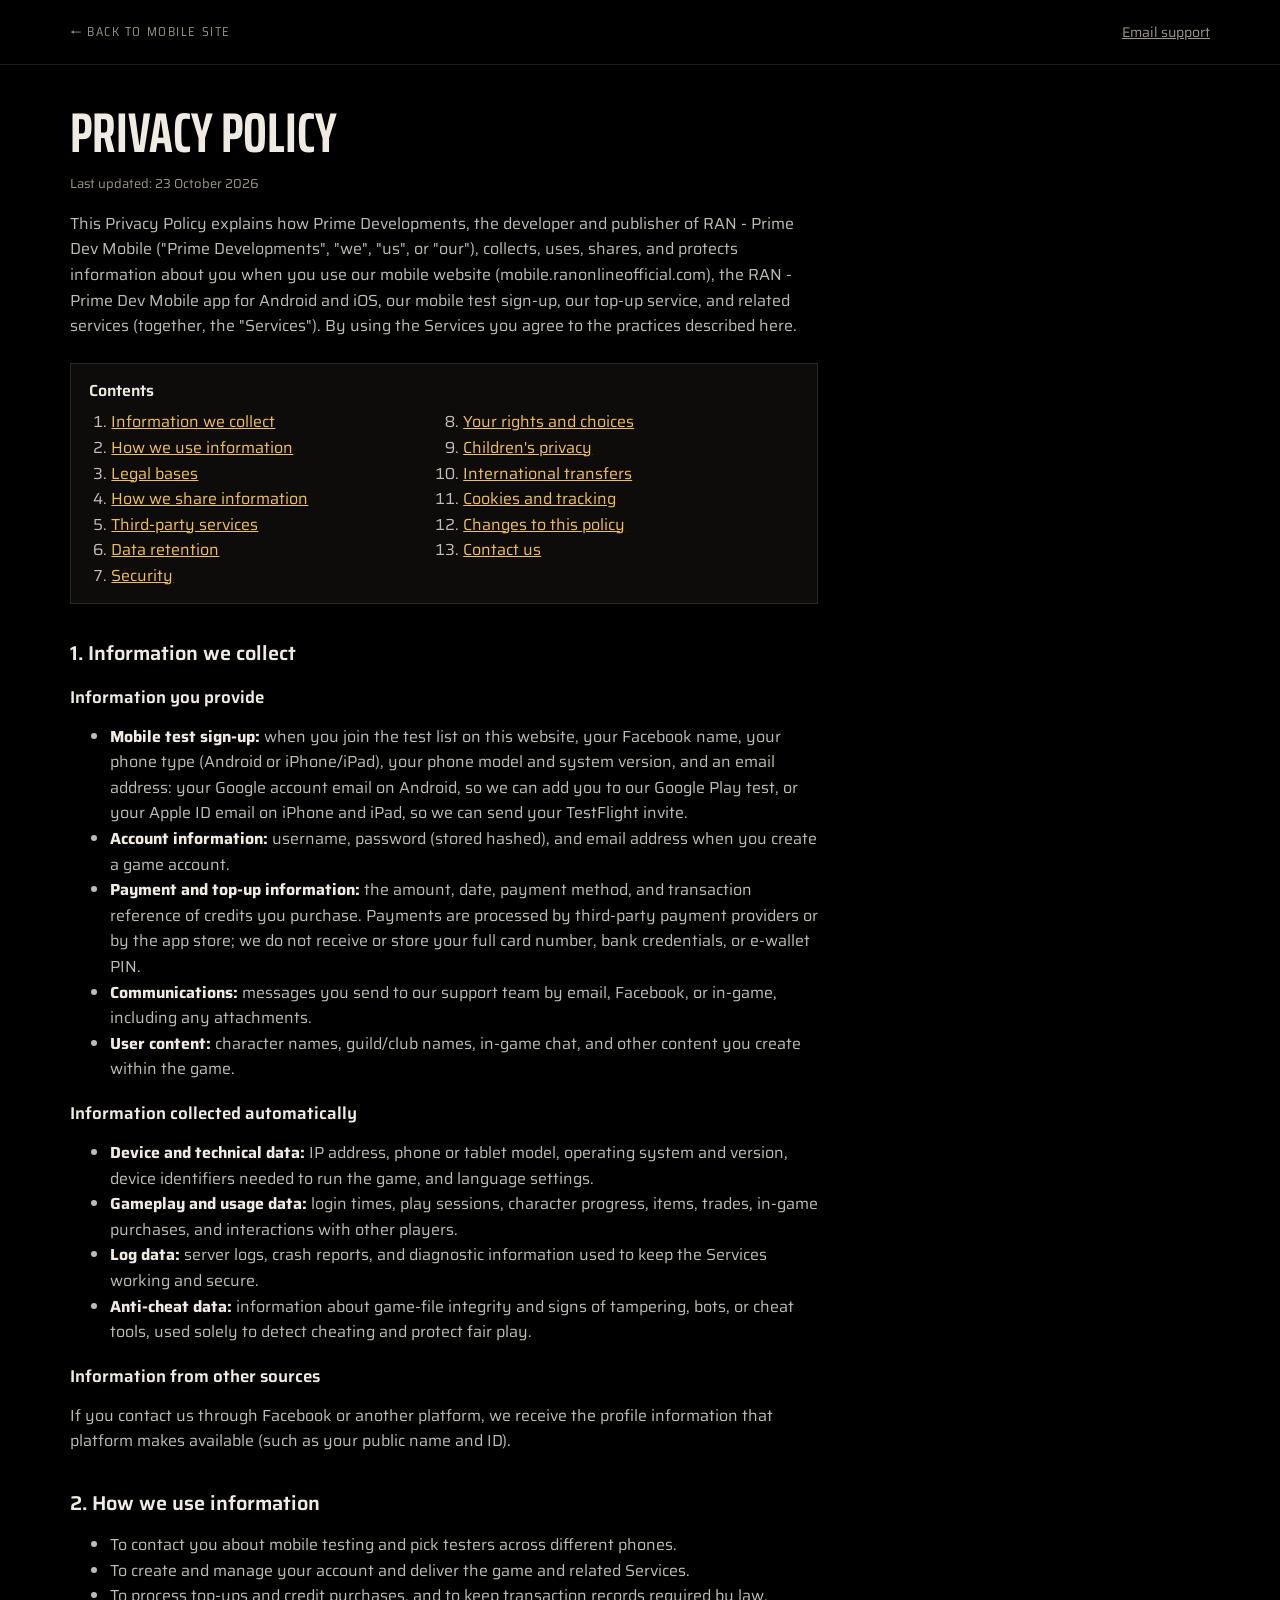
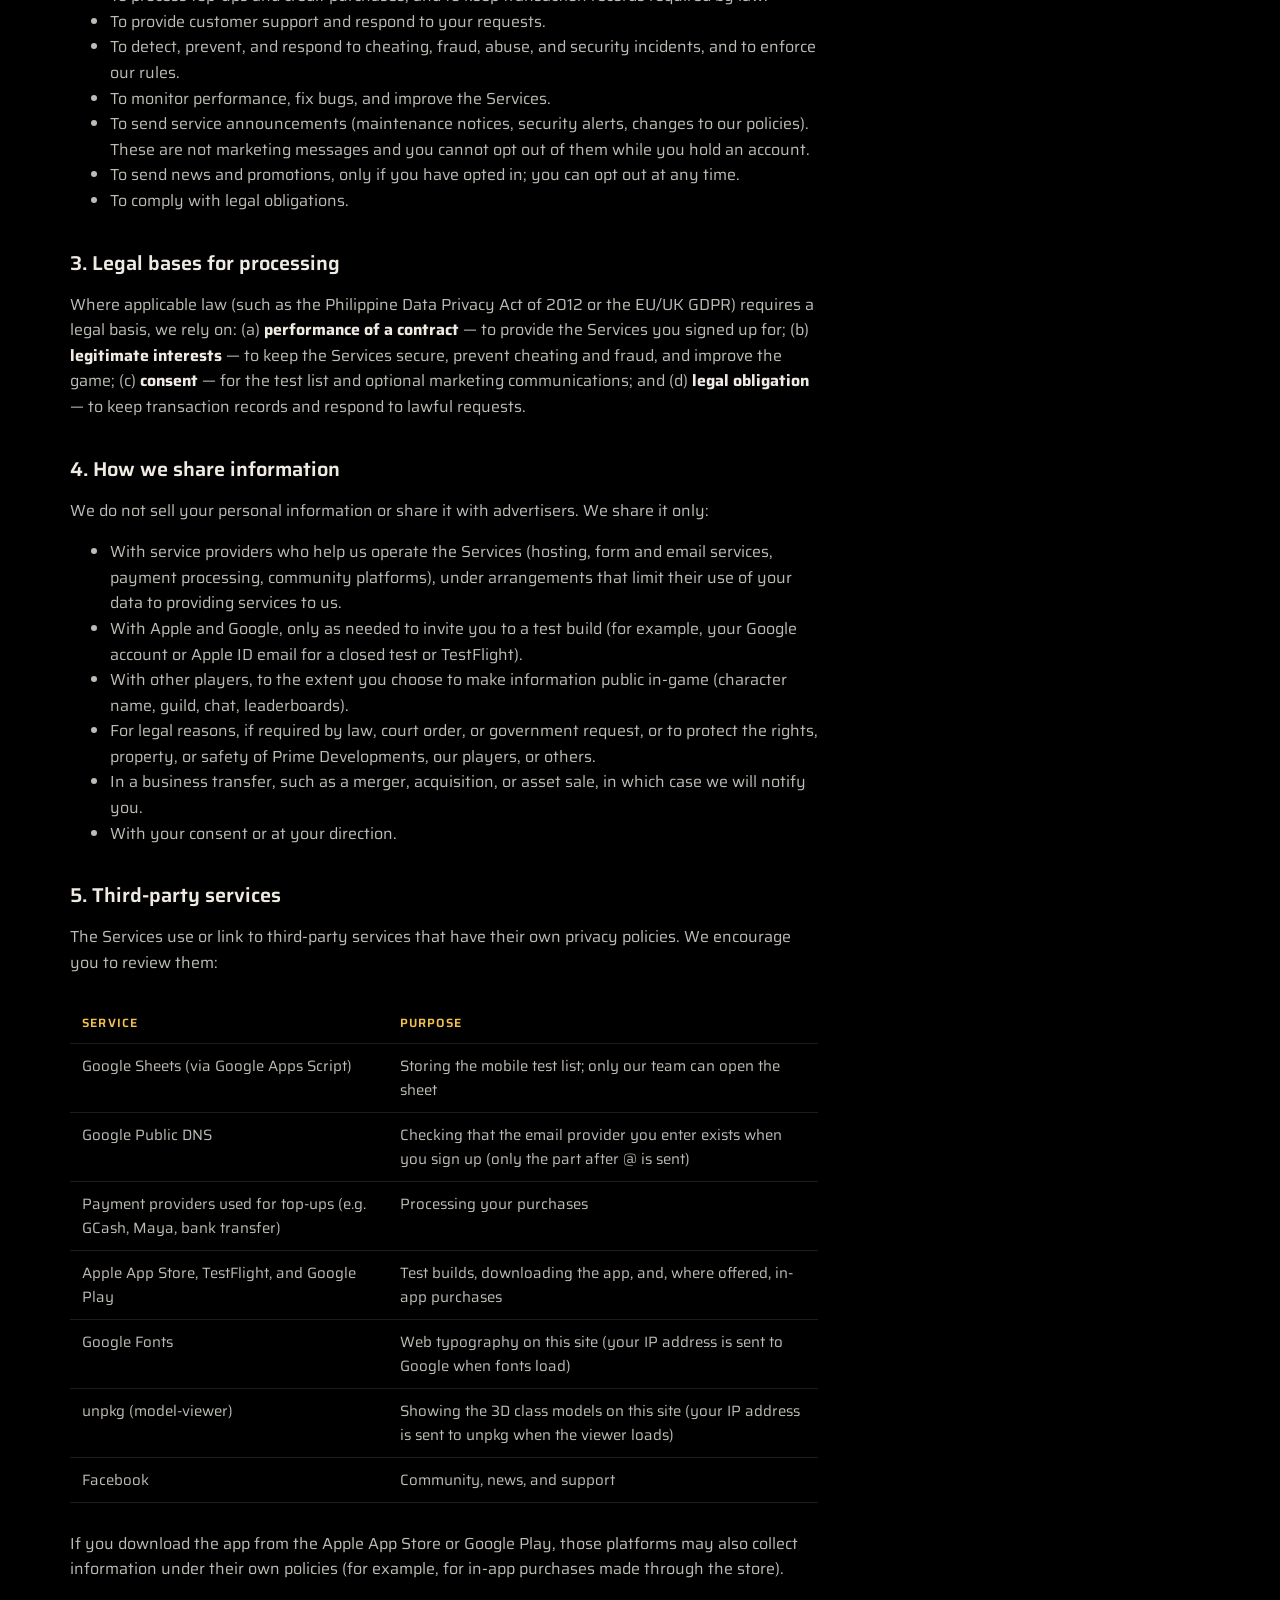
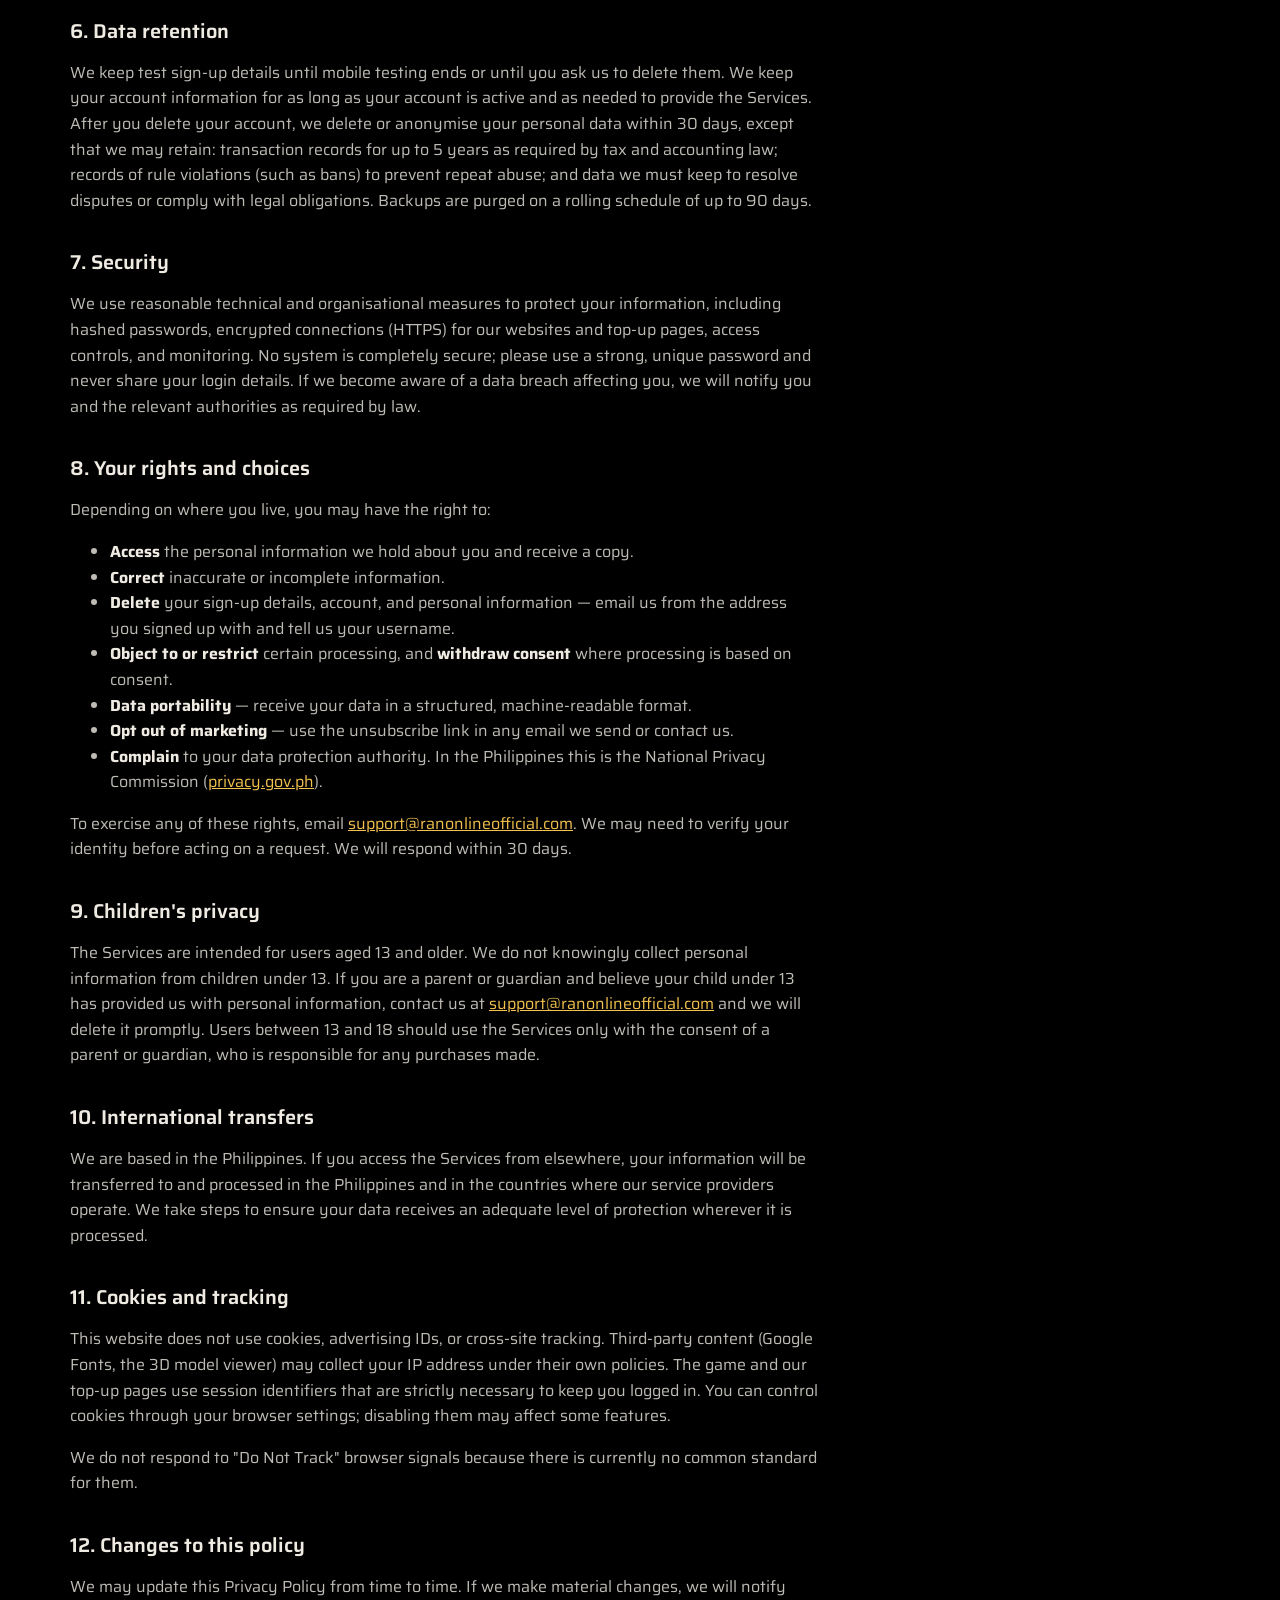
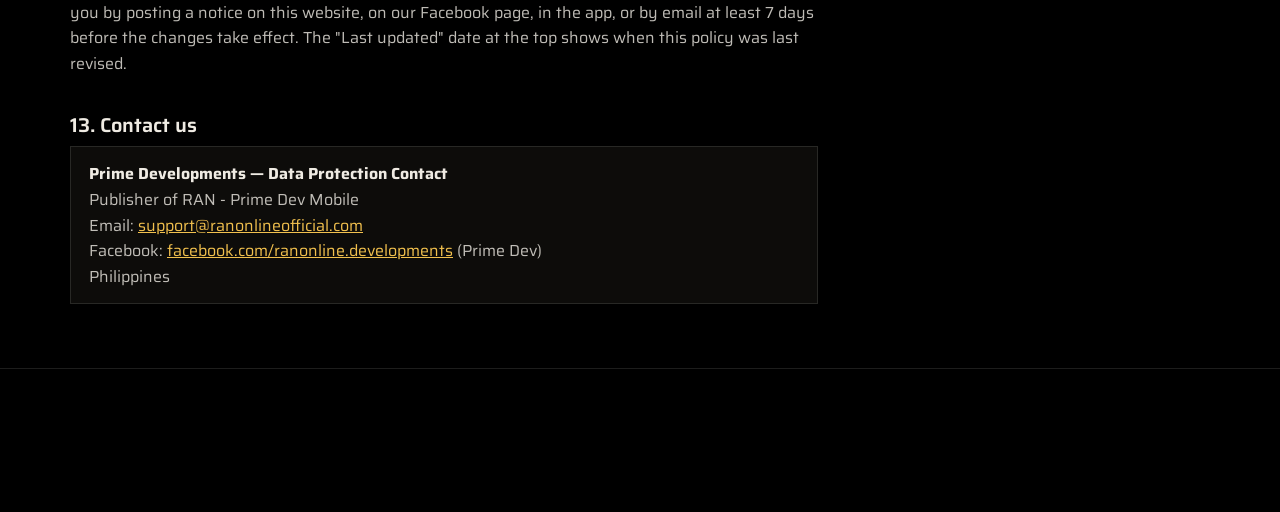
<file: privacy.html>
<!doctype html>
<html lang="en">
<head>
<meta charset="utf-8">
<meta name="viewport" content="width=device-width, initial-scale=1, viewport-fit=cover">
<title>Privacy policy · RAN - Prime Dev Mobile</title>
<meta name="description" content="How RAN - Prime Dev Mobile collects, uses and protects your information.">
<meta name="theme-color" content="#000000">
<link rel="icon" href="assets/icons/favicon-64.png" type="image/png">
<link rel="preconnect" href="https://fonts.googleapis.com">
<link rel="preconnect" href="https://fonts.gstatic.com" crossorigin>
<link href="https://fonts.googleapis.com/css2?family=Saira:wdth,wght@50..125,300..800&display=swap" rel="stylesheet">
<link rel="stylesheet" href="site.css">
</head>
<body>
<header class="site-header">
  <div class="wrap">
    <a class="back" href="index.html">← Back to mobile site</a>
    <a class="contact" href="mailto:support@ranonlineofficial.com">Email support</a>
  </div>
</header>
<main class="legal">
  <div class="wrap">
    <article>
      <h1>Privacy policy</h1>
      <p class="updated">Last updated: 23 October 2026</p>
      <p>This Privacy Policy explains how Prime Developments, the developer and publisher of RAN - Prime Dev Mobile ("Prime Developments", "we", "us", or "our"), collects, uses, shares, and protects information about you when you use our mobile website (mobile.ranonlineofficial.com), the RAN - Prime Dev Mobile app for Android and iOS, our mobile test sign-up, our top-up service, and related services (together, the "Services"). By using the Services you agree to the practices described here.</p>

      <nav class="toc" aria-label="Contents">
        <p>Contents</p>
        <ol>
          <li><a href="#collect">Information we collect</a></li>
          <li><a href="#use">How we use information</a></li>
          <li><a href="#bases">Legal bases</a></li>
          <li><a href="#share">How we share information</a></li>
          <li><a href="#third-party">Third-party services</a></li>
          <li><a href="#retention">Data retention</a></li>
          <li><a href="#security">Security</a></li>
          <li><a href="#rights">Your rights and choices</a></li>
          <li><a href="#children">Children's privacy</a></li>
          <li><a href="#transfers">International transfers</a></li>
          <li><a href="#cookies">Cookies and tracking</a></li>
          <li><a href="#changes">Changes to this policy</a></li>
          <li><a href="#contact">Contact us</a></li>
        </ol>
      </nav>

      <h2 id="collect">1. Information we collect</h2>
      <h3>Information you provide</h3>
      <ul>
        <li><b>Mobile test sign-up:</b> when you join the test list on this website, your Facebook name, your phone type (Android or iPhone/iPad), your phone model and system version, and an email address: your Google account email on Android, so we can add you to our Google Play test, or your Apple ID email on iPhone and iPad, so we can send your TestFlight invite.</li>
        <li><b>Account information:</b> username, password (stored hashed), and email address when you create a game account.</li>
        <li><b>Payment and top-up information:</b> the amount, date, payment method, and transaction reference of credits you purchase. Payments are processed by third-party payment providers or by the app store; we do not receive or store your full card number, bank credentials, or e-wallet PIN.</li>
        <li><b>Communications:</b> messages you send to our support team by email, Facebook, or in-game, including any attachments.</li>
        <li><b>User content:</b> character names, guild/club names, in-game chat, and other content you create within the game.</li>
      </ul>
      <h3>Information collected automatically</h3>
      <ul>
        <li><b>Device and technical data:</b> IP address, phone or tablet model, operating system and version, device identifiers needed to run the game, and language settings.</li>
        <li><b>Gameplay and usage data:</b> login times, play sessions, character progress, items, trades, in-game purchases, and interactions with other players.</li>
        <li><b>Log data:</b> server logs, crash reports, and diagnostic information used to keep the Services working and secure.</li>
        <li><b>Anti-cheat data:</b> information about game-file integrity and signs of tampering, bots, or cheat tools, used solely to detect cheating and protect fair play.</li>
      </ul>
      <h3>Information from other sources</h3>
      <p>If you contact us through Facebook or another platform, we receive the profile information that platform makes available (such as your public name and ID).</p>

      <h2 id="use">2. How we use information</h2>
      <ul>
        <li>To contact you about mobile testing and pick testers across different phones.</li>
        <li>To create and manage your account and deliver the game and related Services.</li>
        <li>To process top-ups and credit purchases, and to keep transaction records required by law.</li>
        <li>To provide customer support and respond to your requests.</li>
        <li>To detect, prevent, and respond to cheating, fraud, abuse, and security incidents, and to enforce our rules.</li>
        <li>To monitor performance, fix bugs, and improve the Services.</li>
        <li>To send service announcements (maintenance notices, security alerts, changes to our policies). These are not marketing messages and you cannot opt out of them while you hold an account.</li>
        <li>To send news and promotions, only if you have opted in; you can opt out at any time.</li>
        <li>To comply with legal obligations.</li>
      </ul>

      <h2 id="bases">3. Legal bases for processing</h2>
      <p>Where applicable law (such as the Philippine Data Privacy Act of 2012 or the EU/UK GDPR) requires a legal basis, we rely on: (a) <b>performance of a contract</b> — to provide the Services you signed up for; (b) <b>legitimate interests</b> — to keep the Services secure, prevent cheating and fraud, and improve the game; (c) <b>consent</b> — for the test list and optional marketing communications; and (d) <b>legal obligation</b> — to keep transaction records and respond to lawful requests.</p>

      <h2 id="share">4. How we share information</h2>
      <p>We do not sell your personal information or share it with advertisers. We share it only:</p>
      <ul>
        <li>With service providers who help us operate the Services (hosting, form and email services, payment processing, community platforms), under arrangements that limit their use of your data to providing services to us.</li>
        <li>With Apple and Google, only as needed to invite you to a test build (for example, your Google account or Apple ID email for a closed test or TestFlight).</li>
        <li>With other players, to the extent you choose to make information public in-game (character name, guild, chat, leaderboards).</li>
        <li>For legal reasons, if required by law, court order, or government request, or to protect the rights, property, or safety of Prime Developments, our players, or others.</li>
        <li>In a business transfer, such as a merger, acquisition, or asset sale, in which case we will notify you.</li>
        <li>With your consent or at your direction.</li>
      </ul>

      <h2 id="third-party">5. Third-party services</h2>
      <p>The Services use or link to third-party services that have their own privacy policies. We encourage you to review them:</p>
      <div class="table-wrap">
        <table>
          <thead><tr><th>Service</th><th>Purpose</th></tr></thead>
          <tbody>
            <tr><td>Google Sheets (via Google Apps Script)</td><td>Storing the mobile test list; only our team can open the sheet</td></tr>
            <tr><td>Google Public DNS</td><td>Checking that the email provider you enter exists when you sign up (only the part after @ is sent)</td></tr>
            <tr><td>Payment providers used for top-ups (e.g. GCash, Maya, bank transfer)</td><td>Processing your purchases</td></tr>
            <tr><td>Apple App Store, TestFlight, and Google Play</td><td>Test builds, downloading the app, and, where offered, in-app purchases</td></tr>
            <tr><td>Google Fonts</td><td>Web typography on this site (your IP address is sent to Google when fonts load)</td></tr>
            <tr><td>unpkg (model-viewer)</td><td>Showing the 3D class models on this site (your IP address is sent to unpkg when the viewer loads)</td></tr>
            <tr><td>Facebook</td><td>Community, news, and support</td></tr>
          </tbody>
        </table>
      </div>
      <p>If you download the app from the Apple App Store or Google Play, those platforms may also collect information under their own policies (for example, for in-app purchases made through the store).</p>

      <h2 id="retention">6. Data retention</h2>
      <p>We keep test sign-up details until mobile testing ends or until you ask us to delete them. We keep your account information for as long as your account is active and as needed to provide the Services. After you delete your account, we delete or anonymise your personal data within 30 days, except that we may retain: transaction records for up to 5 years as required by tax and accounting law; records of rule violations (such as bans) to prevent repeat abuse; and data we must keep to resolve disputes or comply with legal obligations. Backups are purged on a rolling schedule of up to 90 days.</p>

      <h2 id="security">7. Security</h2>
      <p>We use reasonable technical and organisational measures to protect your information, including hashed passwords, encrypted connections (HTTPS) for our websites and top-up pages, access controls, and monitoring. No system is completely secure; please use a strong, unique password and never share your login details. If we become aware of a data breach affecting you, we will notify you and the relevant authorities as required by law.</p>

      <h2 id="rights">8. Your rights and choices</h2>
      <p>Depending on where you live, you may have the right to:</p>
      <ul>
        <li><b>Access</b> the personal information we hold about you and receive a copy.</li>
        <li><b>Correct</b> inaccurate or incomplete information.</li>
        <li><b>Delete</b> your sign-up details, account, and personal information — email us from the address you signed up with and tell us your username.</li>
        <li><b>Object to or restrict</b> certain processing, and <b>withdraw consent</b> where processing is based on consent.</li>
        <li><b>Data portability</b> — receive your data in a structured, machine-readable format.</li>
        <li><b>Opt out of marketing</b> — use the unsubscribe link in any email we send or contact us.</li>
        <li><b>Complain</b> to your data protection authority. In the Philippines this is the National Privacy Commission (<a href="https://privacy.gov.ph" target="_blank" rel="noopener">privacy.gov.ph</a>).</li>
      </ul>
      <p>To exercise any of these rights, email <a href="mailto:support@ranonlineofficial.com">support@ranonlineofficial.com</a>. We may need to verify your identity before acting on a request. We will respond within 30 days.</p>

      <h2 id="children">9. Children's privacy</h2>
      <p>The Services are intended for users aged 13 and older. We do not knowingly collect personal information from children under 13. If you are a parent or guardian and believe your child under 13 has provided us with personal information, contact us at <a href="mailto:support@ranonlineofficial.com">support@ranonlineofficial.com</a> and we will delete it promptly. Users between 13 and 18 should use the Services only with the consent of a parent or guardian, who is responsible for any purchases made.</p>

      <h2 id="transfers">10. International transfers</h2>
      <p>We are based in the Philippines. If you access the Services from elsewhere, your information will be transferred to and processed in the Philippines and in the countries where our service providers operate. We take steps to ensure your data receives an adequate level of protection wherever it is processed.</p>

      <h2 id="cookies">11. Cookies and tracking</h2>
      <p>This website does not use cookies, advertising IDs, or cross-site tracking. Third-party content (Google Fonts, the 3D model viewer) may collect your IP address under their own policies. The game and our top-up pages use session identifiers that are strictly necessary to keep you logged in. You can control cookies through your browser settings; disabling them may affect some features.</p>
      <p>We do not respond to "Do Not Track" browser signals because there is currently no common standard for them.</p>

      <h2 id="changes">12. Changes to this policy</h2>
      <p>We may update this Privacy Policy from time to time. If we make material changes, we will notify you by posting a notice on this website, on our Facebook page, in the app, or by email at least 7 days before the changes take effect. The "Last updated" date at the top shows when this policy was last revised.</p>

      <h2 id="contact">13. Contact us</h2>
      <address>
        <b>Prime Developments — Data Protection Contact</b><br>
        Publisher of RAN - Prime Dev Mobile<br>
        Email: <a href="mailto:support@ranonlineofficial.com">support@ranonlineofficial.com</a><br>
        Facebook: <a href="https://www.facebook.com/ranonline.developments" target="_blank" rel="noopener">facebook.com/ranonline.developments</a> (Prime Dev)<br>
        Philippines
      </address>
    </article>
  </div>
</main>
<footer class="site-footer">
  <div class="wrap">
    <p>© 2026 Prime Developments. RAN Online and its characters and art belong to their respective owners. Prime Developments is an independent team and is not affiliated with the original publishers.</p>
  </div>
</footer>
</body>
</html>
</file>
<file: site.css>
/* RAN - Prime Dev Mobile — mobile.ranonlineofficial.com
   v07: cinematic launch page after projectstrife.com and klassx-online.com, with two scroll-driven stories
   (classic key art, the six classes). Brand stays: black, white type, one yellow accent, Prime emblem.
   One type family (Saira) used at two widths: condensed caps for display, normal width for reading.
   Mobile first; wider layouts from 760px and 960px. */
:root {
  --ink: #000;
  --char: #0d0c0a;
  --char-2: #16140f;
  --line: rgba(239, 235, 227, .12);
  --bone: #efebe3;
  --ash: #9b968b;
  --gold: #f2c14e;
  --gold-ink: #15120a;
  --font: "Saira", system-ui, -apple-system, sans-serif;
  --logo: "Michroma", "Arial", sans-serif;
  --narrow: 62%;
  --header: 64px;
  --gutter: max(20px, env(safe-area-inset-left, 0px));
  --cut: 10px;
  color-scheme: dark;
}
* { box-sizing: border-box; }
html { scroll-behavior: smooth; -webkit-text-size-adjust: 100%; }
@media (prefers-reduced-motion: reduce) { html { scroll-behavior: auto; } }
html.lenis, html.lenis body { height: auto; }
.lenis.lenis-smooth { scroll-behavior: auto !important; }
.lenis.lenis-stopped { overflow: clip; }
body { margin: 0; background: var(--ink); color: var(--bone); font: 400 16px/1.6 var(--font); -webkit-font-smoothing: antialiased; }
img { max-width: 100%; }
a { color: inherit; }
:focus-visible { outline: 2px solid var(--gold); outline-offset: 3px; }
[id] { scroll-margin-top: var(--header); }
.sr-only { position: absolute; width: 1px; height: 1px; padding: 0; margin: -1px; overflow: hidden; clip: rect(0 0 0 0); white-space: nowrap; border: 0; }
.wrap { max-width: 1180px; margin: 0 auto; padding-left: var(--gutter); padding-right: max(20px, env(safe-area-inset-right, 0px)); }
h1, h2, h3 { margin: 0; text-wrap: balance; }
h2 { font: 700 clamp(34px, 9vw, 64px)/.98 var(--font); font-stretch: var(--narrow); text-transform: uppercase; letter-spacing: .01em; }
h3 { font: 600 18px/1.35 var(--font); }
.lead { color: var(--ash); max-width: 46ch; margin: 14px 0 0; font-size: 17px; }

/* Buttons: chamfered corners, after the references */
.btn { --c: var(--cut); display: inline-flex; align-items: center; justify-content: center; gap: 10px; min-height: 54px; padding: 0 28px; border: 0; font: 600 14px/1 var(--font); font-stretch: 85%; letter-spacing: .14em; text-transform: uppercase; text-decoration: none; cursor: pointer;
  clip-path: polygon(var(--c) 0, 100% 0, 100% calc(100% - var(--c)), calc(100% - var(--c)) 100%, 0 100%, 0 var(--c)); transition: background-color .2s, color .2s; }
.btn-primary { background: var(--gold); color: var(--gold-ink); }
.btn-primary:hover { background: #ffd36a; }
.btn-ghost { background: rgba(239, 235, 227, .08); color: var(--bone); }
.btn-ghost:hover { background: rgba(239, 235, 227, .16); }
.btn .ico { width: 18px; height: 18px; }
.btn-small { --c: 7px; min-height: 40px; padding: 0 16px; font-size: 12px; letter-spacing: .12em; }
.btn-block { width: 100%; }
@media (prefers-reduced-motion: reduce) { .btn { transition: none; } }

/* Header: sits over the hero, turns solid once you scroll */
body::before { content: ""; position: fixed; inset: 0 0 auto; height: env(safe-area-inset-top, 0px); z-index: 41; background: #000; }
.site-header { position: sticky; top: env(safe-area-inset-top, 0px); z-index: 40; background: rgba(0, 0, 0, .94); border-bottom: 1px solid var(--line); }
.site-header.overlay { position: fixed; left: 0; right: 0; background: transparent; border-bottom-color: transparent; transition: background-color .3s, border-color .3s; }
.site-header.overlay.solid { background: #000; border-bottom-color: var(--line); }
.site-header .wrap { display: flex; align-items: center; justify-content: space-between; gap: 16px; height: var(--header); }
.brand { display: block; width: 132px; aspect-ratio: 1038 / 299; transition: opacity .3s; }
.brand svg { display: block; width: 100%; height: 100%; overflow: visible; }
.overlay:not(.solid) .brand { opacity: 0; pointer-events: none; }
.nav { display: none; }
@media (min-width: 960px) {
  .brand { width: 156px; }
  .nav { display: flex; gap: 32px; margin-left: auto; margin-right: 12px; }
  .nav a { text-decoration: none; font: 500 13px var(--font); font-stretch: 85%; letter-spacing: .14em; text-transform: uppercase; color: rgba(239, 235, 227, .7); }
  .nav a:hover { color: #fff; }
}
@media (prefers-reduced-motion: reduce) { .site-header.overlay, .brand { transition: none; } }

/* Hero: one screen. The Gunner duo stands on a lit stage behind the text; logo, line and button sit at the bottom so the button is visible straight away. */
.hero { position: relative; min-height: 100vh; min-height: 100svh; display: flex; flex-direction: column; justify-content: flex-end; overflow: hidden; isolation: isolate; padding: var(--header) 0 calc(18px + env(safe-area-inset-bottom, 0px)); background: radial-gradient(ellipse 120% 70% at 50% 30%, #17130b 0%, #050403 55%, #000 80%); }
.stage-bg { position: absolute; inset: 0; z-index: -3; pointer-events: none; }
.beam { position: absolute; left: 50%; top: -4%; width: min(170vw, 1100px); height: 82%; transform: translateX(-50%); background: conic-gradient(from 150deg at 50% 0%, transparent 0deg, rgba(242, 193, 78, .1) 15deg, rgba(255, 220, 140, .26) 30deg, rgba(242, 193, 78, .1) 45deg, transparent 60deg); -webkit-mask-image: linear-gradient(to bottom, #000 35%, transparent); mask-image: linear-gradient(to bottom, #000 35%, transparent); }
.duo .floor { position: absolute; z-index: -1; left: 50%; bottom: -58px; width: 150%; height: 130px; transform: translateX(-50%); background: radial-gradient(ellipse 50% 40% at 50% 50%, rgba(255, 214, 128, .42), rgba(242, 193, 78, .1) 55%, transparent 75%); }
.hero::after { content: ""; position: absolute; inset: auto 0 0; height: 62%; z-index: 0; background: linear-gradient(to top, #000 0%, rgba(0, 0, 0, .86) 34%, rgba(0, 0, 0, .4) 62%, transparent); pointer-events: none; }
.dust { position: absolute; inset: 0; width: 100%; height: 100%; z-index: -2; pointer-events: none; }
/* The duo's feet sit about a fifth of the screen up from the bottom; the text overlaps their legs */
.hero { --duo-bottom: clamp(90px, 19svh, 190px); }
.duo { position: absolute; z-index: -1; left: 50%; bottom: var(--duo-bottom); transform: translateX(-50%); width: min(94%, 430px); height: min(calc(100svh - var(--header) - var(--duo-bottom) - 8px), 470px); }
.char { position: absolute; bottom: 0; }
.char > img { display: block; height: 100%; width: auto; }
.char-front { left: 0; right: 0; width: fit-content; margin: 0 auto; height: 100%; animation: rise 1.1s cubic-bezier(.2, .7, .2, 1) both; }
/* Character loops: a short video (or animated WebP fallback) with a transparent background plays over the still render.
   Its first frame is the still, so it fades in without a jump; --l/--w/--b/--h place it relative to the still
   (the loop is wider and taller where weapons swing past the figure). */
.char > .loop, .fig > .loop { position: absolute; left: calc(var(--l) * 100%); width: calc(var(--w) * 100%); bottom: calc(var(--b) * 100%); height: calc(var(--h) * 100%); opacity: 0; transition: opacity .25s ease; pointer-events: none; }
.char > img:not(.loop), .fig > img:not(.loop) { transition: opacity 0s linear .25s; }
.is-playing > .loop { opacity: 1; }
.is-playing > img:not(.loop) { opacity: 0; }
.duo::after { content: ""; position: absolute; left: 8%; right: 4%; bottom: -10px; height: 26px; background: radial-gradient(ellipse 50% 50% at 50% 50%, rgba(0, 0, 0, .85), transparent 70%); z-index: -1; }
@keyframes rise { from { opacity: 0; transform: translateY(30px); } to { opacity: 1; transform: none; } }
@keyframes fade { from { opacity: 0; } to { opacity: 1; } }
.hero-copy { position: relative; z-index: 1; display: grid; justify-items: center; text-align: center; animation: fade 1s ease .45s both; }
.live { display: inline-flex; align-items: center; gap: 10px; margin-bottom: 10px; padding: 7px 14px 7px 12px; border: 1px solid rgba(242, 193, 78, .4); background: rgba(12, 10, 6, .82); font: 500 12px var(--font); font-stretch: 85%; letter-spacing: .12em; text-transform: uppercase; color: var(--bone); text-decoration: none; }
.live i { width: 7px; height: 7px; border-radius: 50%; background: var(--gold); box-shadow: 0 0 0 0 rgba(242, 193, 78, .6); animation: pulse 2s ease-out infinite; }
@keyframes pulse { 0% { box-shadow: 0 0 0 0 rgba(242, 193, 78, .55); } 70%, 100% { box-shadow: 0 0 0 8px rgba(242, 193, 78, 0); } }
.live:hover { border-color: var(--gold); }
.lockup { display: block; width: min(68vw, 440px); aspect-ratio: 1038 / 299; overflow: visible; }
.hero-line { margin: 10px 0 16px; font: 500 clamp(15px, 4.2vw, 21px)/1.25 var(--font); font-stretch: 75%; letter-spacing: .2em; text-transform: uppercase; color: rgba(239, 235, 227, .8); }
.btn-wide { width: min(100%, 340px); }
.stores { display: flex; flex-wrap: wrap; justify-content: center; align-items: center; gap: 4px 8px; margin: 12px 0 0; font-size: 13px; color: var(--ash); }
.stores span { display: inline-flex; align-items: center; gap: 5px; color: rgba(239, 235, 227, .85); }
.stores svg { width: 14px; height: 14px; }
@media (min-width: 760px) {
  .hero { --duo-bottom: clamp(150px, 27vh, 260px); padding-bottom: 44px; }
  .duo { width: 500px; height: min(calc(100vh - var(--header) - var(--duo-bottom) - 8px), 600px); }
}
@media (prefers-reduced-motion: reduce) { .char, .hero-copy, .live i { animation: none; } }

/* The six classes: a swipeable track (scroll-snap) with arrows and portrait buttons. The page itself scrolls normally. */
.classes { position: relative; padding: 80px 0 64px; background: radial-gradient(ellipse 90% 60% at 50% 50%, #15110a 0%, #000 70%); }
.classes > h2 { text-align: center; padding: 0 var(--gutter); }
.cls-viewport { position: relative; margin-top: 28px; }
.cls-track { display: flex; overflow-x: auto; scroll-snap-type: x mandatory; scrollbar-width: none; overscroll-behavior-x: contain; outline-offset: -2px; }
.cls-track::-webkit-scrollbar { display: none; }
.cls { flex: 0 0 100%; scroll-snap-align: center; scroll-snap-stop: always; display: grid; align-content: start; overflow: clip; }
.cls-art { position: relative; container-type: inline-size; display: grid; justify-items: center; padding: 0 max(20px, env(safe-area-inset-right, 0px)) 0 var(--gutter); isolation: isolate; }
.cls-art::before { content: ""; position: absolute; z-index: -2; left: 50%; top: 4%; width: min(110%, 620px); aspect-ratio: 1; transform: translateX(-50%); background: radial-gradient(circle, rgba(242, 193, 78, .2), rgba(242, 193, 78, .05) 45%, transparent 68%); }
.cls-art::after { content: ""; position: absolute; z-index: -1; left: 50%; bottom: -14px; width: min(78%, 420px); height: 44px; transform: translateX(-50%); border-radius: 50%; background: radial-gradient(ellipse 50% 50% at 50% 50%, rgba(255, 214, 128, .34), rgba(242, 193, 78, .08) 60%, transparent 72%); box-shadow: inset 0 0 0 1px rgba(242, 193, 78, .14); }
.cls-word { position: absolute; z-index: -1; left: 0; right: 0; top: 2%; text-align: center; font: 800 calc(100cqi * 2.1 / var(--len)) / .86 var(--font); font-stretch: var(--narrow); text-transform: uppercase; letter-spacing: .01em; color: transparent; -webkit-text-stroke: 1.5px rgba(242, 193, 78, .55); }
.fig { position: relative; display: block; }
.fig > img { display: block; height: min(46svh, 400px); width: auto; }
.cls-text { padding: 26px max(20px, env(safe-area-inset-right, 0px)) 0 var(--gutter); text-align: center; }
.cls-meta { margin: 0; font-size: 12px; font-stretch: 85%; letter-spacing: .14em; text-transform: uppercase; color: var(--gold); }
.cls-tag { margin: 6px 0 8px; font: 700 clamp(26px, 7vw, 40px)/1.05 var(--font); font-stretch: var(--narrow); text-transform: uppercase; }
.cls-text p:not([class]) { margin: 0 auto 16px; max-width: 40ch; color: rgba(239, 235, 227, .72); font-size: 15px; }
.btn-line { --c: 7px; min-height: 40px; padding: 0 16px; font-size: 12px; background: transparent; color: var(--gold); box-shadow: inset 0 0 0 1px rgba(242, 193, 78, .5); }
.btn-line:hover { background: rgba(242, 193, 78, .1); }
.btn-line svg { width: 16px; height: 16px; fill: none; stroke: currentColor; stroke-width: 1.8; stroke-linejoin: round; }
.cls-arrow { position: absolute; top: calc(min(46svh, 400px) / 2); z-index: 2; width: 44px; height: 44px; display: grid; place-items: center; border: 1px solid rgba(242, 193, 78, .35); background: rgba(0, 0, 0, .6); color: var(--gold); cursor: pointer; transform: translateY(-50%); }
.cls-arrow svg { width: 20px; height: 20px; fill: none; stroke: currentColor; stroke-width: 2; }
.cls-arrow:hover:not(:disabled) { background: rgba(242, 193, 78, .14); }
.cls-arrow:disabled { opacity: .25; cursor: default; }
.cls-arrow.prev { left: max(10px, env(safe-area-inset-left, 0px)); }
.cls-arrow.next { right: max(10px, env(safe-area-inset-right, 0px)); }
.cls-nav { display: flex; gap: 2px; justify-content: safe center; overflow-x: auto; scrollbar-width: none; margin-top: 28px; padding: 0 var(--gutter); }
.cls-nav::-webkit-scrollbar { display: none; }
.cls-nav button { flex: none; display: grid; justify-items: center; gap: 4px; width: 58px; padding: 6px 0 8px; border: 0; border-bottom: 2px solid transparent; background: none; color: var(--ash); font: 500 10px var(--font); font-stretch: 80%; letter-spacing: .08em; text-transform: uppercase; cursor: pointer; }
.cls-nav .pt { width: 40px; height: 40px; border-radius: 50%; overflow: hidden; background: radial-gradient(circle at 50% 30%, #2a241a, #0d0c0a); box-shadow: inset 0 0 0 1px var(--line); }
.cls-nav img { display: block; width: 100%; height: auto; transform: translate(var(--t)) scale(var(--s)); transform-origin: var(--o); filter: grayscale(1) brightness(.7); }
.cls-nav button[aria-current="true"] { color: var(--bone); border-bottom-color: var(--gold); }
.cls-nav button[aria-current="true"] img { filter: none; }
.cls-nav button[aria-current="true"] .pt { box-shadow: 0 0 0 2px var(--gold); }
.cls-nav button:hover { color: var(--bone); }
@media (min-width: 960px) {
  .classes { padding: 120px 0 88px; }
  .cls { grid-template-columns: minmax(0, 1.2fr) minmax(0, 1fr); align-items: center; align-content: center; gap: 48px; padding: 0 max(88px, calc(50% - 560px)); }
  .fig > img { height: min(62vh, 600px); }
  .cls-word { top: 6%; }
  .cls-text { text-align: left; padding: 0; }
  .cls-text p:not([class]) { margin-left: 0; font-size: 17px; }
  .cls-tag { font-size: 52px; }
  .cls-arrow { top: 50%; width: 52px; height: 52px; }
  .cls-arrow.prev { left: max(24px, calc(50% - 640px)); }
  .cls-arrow.next { right: max(24px, calc(50% - 640px)); }
  .cls-nav { gap: 10px; margin-top: 40px; }
  .cls-nav button { width: 84px; font-size: 12px; }
  .cls-nav .pt { width: 52px; height: 52px; }
}

/* 3D viewer dialog */
.viewer { width: min(560px, calc(100vw - 24px)); max-height: calc(100svh - 24px); padding: 0; border: 1px solid var(--line); background: var(--char); color: var(--bone); overflow: auto; }
.viewer::backdrop { background: rgba(0, 0, 0, .82); backdrop-filter: blur(4px); -webkit-backdrop-filter: blur(4px); }
.viewer-head { display: flex; align-items: center; justify-content: space-between; padding: 14px 14px 0 20px; }
.viewer-head h3 { font: 700 28px/1 var(--font); font-stretch: var(--narrow); text-transform: uppercase; }
.viewer-close { width: 44px; height: 44px; display: grid; place-items: center; border: 0; background: none; color: var(--bone); cursor: pointer; }
.viewer-close svg { width: 22px; height: 22px; fill: none; stroke: currentColor; stroke-width: 2; }
.viewer model-viewer { display: block; width: 100%; aspect-ratio: 1 / 1; height: auto; max-height: 60svh; background: radial-gradient(ellipse at 50% 42%, #2a2620 0%, var(--char) 70%); --poster-color: transparent; }
.moves { display: flex; flex-wrap: wrap; gap: 8px; padding: 14px 20px 0; }
.moves button { min-height: 40px; padding: 0 14px; border: 1px solid var(--line); background: transparent; color: var(--bone); font: 500 14px var(--font); cursor: pointer; }
.moves button[aria-pressed="true"] { background: var(--bone); border-color: var(--bone); color: #000; }
.moves button:disabled { opacity: .3; cursor: not-allowed; }
.viewer .hint { margin: 10px 20px 18px; font-size: 13px; color: var(--ash); }

/* Mobile test + sign-up */
.test, .faq-sec, .final, .site-footer { content-visibility: auto; contain-intrinsic-size: auto 900px; }
.test { padding-block: 88px; background: linear-gradient(to bottom, #000, var(--char) 18%, var(--char) 82%, #000); }
.steps { list-style: none; counter-reset: step; margin: 36px 0 0; padding: 0; }
.steps li { counter-increment: step; position: relative; padding: 0 0 22px 48px; }
.steps li::before { content: counter(step); position: absolute; left: 0; top: 0; width: 30px; height: 30px; display: grid; place-items: center; border: 1px solid var(--line); font: 600 14px/1 var(--font); color: var(--ash); background: var(--char); z-index: 1; }
.steps li::after { content: ""; position: absolute; left: 15px; top: 30px; bottom: 0; width: 1px; background: var(--line); }
.steps li:last-child::after { display: none; }
.steps li.now::before { background: var(--gold); border-color: var(--gold); color: var(--gold-ink); }
.steps b { display: block; font-weight: 600; }
.steps em { font-style: normal; margin-left: 8px; padding: 2px 7px; background: rgba(242, 193, 78, .14); color: var(--gold); font-size: 11px; font-weight: 600; letter-spacing: .1em; text-transform: uppercase; vertical-align: 2px; }
.steps span { color: var(--ash); font-size: 15px; }
.follow { display: flex; align-items: center; gap: 14px; margin-top: 12px; padding: 14px 0; border-top: 1px solid var(--line); text-decoration: none; }
.follow svg { width: 40px; height: 40px; padding: 9px; background: #1877f2; color: #fff; flex: none; }
.follow span { display: grid; font-size: 14px; color: var(--ash); }
.follow b { color: var(--bone); font-size: 16px; font-weight: 600; }
.follow:hover b { text-decoration: underline; text-underline-offset: 3px; }

.signup { margin-top: 40px; background: var(--ink); border: 1px solid var(--line); padding: 24px 18px; display: grid; gap: 16px; }
.signup h3 { font: 700 30px/1 var(--font); font-stretch: var(--narrow); text-transform: uppercase; }
.signup label { display: grid; gap: 6px; font-size: 14px; color: var(--ash); }
.signup input, .signup select { font: 16px var(--font); color: #fff; background: var(--char); border: 1px solid var(--line); border-radius: 0; min-height: 52px; padding: 0 14px; width: 100%; appearance: none; -webkit-appearance: none; }
.signup select { background-image: linear-gradient(45deg, transparent 50%, #888 50%), linear-gradient(135deg, #888 50%, transparent 50%); background-position: calc(100% - 20px) 50%, calc(100% - 15px) 50%; background-size: 5px 5px; background-repeat: no-repeat; padding-right: 36px; }
.signup input:focus, .signup select:focus { border-color: var(--gold); outline: none; }
.signup .row2 { display: grid; gap: 16px; }
.signup .check { display: flex; gap: 10px; align-items: flex-start; font-size: 14px; }
.signup .check input { min-height: 0; width: 20px; height: 20px; margin: 2px 0 0; flex: none; appearance: auto; -webkit-appearance: checkbox; accent-color: var(--gold); }
.signup .check a { color: var(--bone); }
.signup small { font-size: 13px; line-height: 1.45; color: #7f7a70; }
.signup .group { display: grid; gap: 16px; }
/* Phone model picker (assets/phone-models.js): list under the field that narrows as you type */
.model-pick { position: relative; }
.model-list { position: absolute; z-index: 15; left: 0; right: 0; top: calc(100% + 4px); margin: 0; padding: 4px 0; list-style: none; overflow-y: auto; overscroll-behavior: contain; background: var(--char); border: 1px solid var(--gold); box-shadow: 0 14px 30px rgba(0, 0, 0, .6); }
.model-list li { padding: 12px 14px; font-size: 16px; line-height: 1.25; color: var(--bone); cursor: pointer; }
.model-list li[aria-selected="true"], .model-list li[role="option"]:hover { background: var(--gold); color: var(--gold-ink); }
.model-list .model-brand { font-weight: 600; }
.model-list .model-note { font-size: 13px; color: var(--ash); cursor: default; }
.signup .group[hidden] { display: none; }
.platform { border: 0; margin: 0; padding: 0; min-width: 0; }
.platform legend { padding: 0; margin-bottom: 6px; font-size: 14px; color: var(--ash); }
.seg { position: relative; display: grid; grid-template-columns: 1fr 1fr; border: 1px solid var(--line); }
.signup .seg input { position: absolute; left: 0; top: 0; width: 1px; height: 1px; min-height: 0; margin: 0; padding: 0; border: 0; opacity: 0; pointer-events: none; }
.seg label { display: flex; align-items: center; justify-content: center; gap: 8px; min-height: 50px; font: 600 15px var(--font); color: var(--ash); cursor: pointer; }
.seg label svg { width: 18px; height: 18px; }
.seg input:checked + label { background: var(--gold); color: var(--gold-ink); }
.seg input:focus-visible + label { outline: 2px solid var(--gold); outline-offset: 2px; }
.hp { position: absolute; left: -9999px; width: 1px; height: 1px; overflow: hidden; }
.signup .fine { font-size: 13px; color: var(--ash); margin: 0; text-align: center; }
.form-msg { margin: 0; font-size: 15px; padding: 12px 14px; background: var(--char); border: 1px solid var(--line); }
.form-msg.ok { border-color: rgba(127, 212, 155, .6); }
.form-msg.err { border-color: rgba(255, 138, 122, .7); }
@media (min-width: 760px) {
  .signup { padding: 32px; }
  .signup .row2 { grid-template-columns: 1fr 1fr; }
}
@media (min-width: 960px) {
  .test { padding-block: 120px; }
  .test-grid { display: grid; grid-template-columns: minmax(0, 1fr) minmax(0, 1.05fr); gap: 80px; align-items: start; }
  .signup { margin-top: 0; }
}

/* FAQ */
.faq-sec { padding-block: 72px 88px; }
.faq { margin-top: 24px; border-top: 1px solid var(--line); }
.faq details { border-bottom: 1px solid var(--line); }
.faq summary { cursor: pointer; list-style: none; padding: 20px 40px 20px 0; font-weight: 600; font-size: 17px; position: relative; }
.faq summary::-webkit-details-marker { display: none; }
.faq summary::after { content: ""; position: absolute; right: 6px; top: 50%; width: 10px; height: 10px; margin-top: -8px; border-right: 2px solid var(--gold); border-bottom: 2px solid var(--gold); transform: rotate(45deg); transition: transform .2s; }
.faq details[open] summary::after { transform: rotate(-135deg); margin-top: -2px; }
.faq details p { margin: 0 0 20px; max-width: 62ch; color: rgba(239, 235, 227, .74); }
.faq a { color: var(--bone); }
@media (min-width: 960px) {
  .faq-sec { padding-block: 120px; }
  .faq-grid { display: grid; grid-template-columns: minmax(0, 1fr) minmax(0, 2fr); gap: 80px; align-items: start; }
  .faq { margin-top: 0; }
}
@media (prefers-reduced-motion: reduce) { .faq summary::after { transition: none; } }

/* Final call */
.final { position: relative; overflow: hidden; text-align: center; padding-block: 112px; isolation: isolate; background: radial-gradient(ellipse 50% 60% at 50% 100%, rgba(242, 193, 78, .14), transparent 70%); }
.final h2 { font-size: clamp(44px, 13vw, 120px); }
.final .lead { margin-inline: auto; }
.final-ctas { display: grid; gap: 12px; max-width: 360px; margin: 32px auto 0; }
.final-emblem { position: absolute; z-index: -1; left: 50%; top: 50%; width: min(130%, 900px); transform: translate(-50%, -50%); fill: rgba(239, 235, 227, .04); }
@media (min-width: 760px) { .final-ctas { display: flex; justify-content: center; max-width: none; } }

/* Sticky join bar on phones */
.sticky-cta { position: fixed; left: 0; right: 0; bottom: 0; z-index: 30; padding: 12px max(16px, env(safe-area-inset-right, 0px)) calc(12px + env(safe-area-inset-bottom, 0px)) max(16px, env(safe-area-inset-left, 0px)); background: linear-gradient(to top, rgba(0, 0, 0, .95) 60%, rgba(0, 0, 0, 0)); transform: translateY(110%); transition: transform .25s ease; }
.sticky-cta.show { transform: none; }
@media (min-width: 760px) { .sticky-cta { display: none; } }
@media (prefers-reduced-motion: reduce) { .sticky-cta { transition: none; } }

/* Footer */
.site-footer { border-top: 1px solid var(--line); padding-block: 40px calc(100px + env(safe-area-inset-bottom, 0px)); color: var(--ash); font-size: 13px; text-align: center; }
.site-footer .wrap { display: grid; gap: 18px; justify-items: center; }
.foot-logo { width: 140px; aspect-ratio: 1038 / 299; opacity: .8; }
.site-footer nav { display: flex; flex-wrap: wrap; justify-content: center; gap: 8px 28px; }
.site-footer nav a { color: var(--bone); text-decoration: none; font-stretch: 85%; letter-spacing: .12em; text-transform: uppercase; font-size: 12px; }
.site-footer nav a:hover { color: var(--gold); }
.site-footer nav a.mail { text-transform: none; letter-spacing: .04em; }
.site-footer p { margin: 0; max-width: 64ch; }
@media (min-width: 760px) { .site-footer { padding-bottom: 40px; } }

/* Legal page */
.legal { padding-block: 40px 64px; }
.site-header .contact { color: var(--ash); font-size: 14px; white-space: nowrap; }
.legal article { max-width: 68ch; }
.legal h1 { font: 700 clamp(34px, 9vw, 56px)/1 var(--font); font-stretch: var(--narrow); text-transform: uppercase; margin-bottom: 10px; }
.legal h2 { font: 600 20px/1.3 var(--font); text-transform: none; letter-spacing: 0; margin: 36px 0 8px; scroll-margin-top: 16px; }
.legal h3 { font: 600 17px/1.3 var(--font); margin: 20px 0 6px; }
.legal p, .legal li { color: rgba(239, 235, 227, .8); }
.legal b { color: var(--bone); }
.legal a { color: var(--gold); }
.legal .updated { font-size: 13px; color: var(--ash); }
.legal .toc { background: var(--char); border: 1px solid var(--line); padding: 14px 18px; margin: 24px 0; }
.legal .toc p { margin: 0 0 6px; color: var(--bone); font-weight: 600; }
.legal .toc ol { margin: 0; padding-left: 1.4em; columns: 2 200px; }
.legal .table-wrap { overflow-x: auto; }
.legal table { width: 100%; border-collapse: collapse; margin: 12px 0; font-size: 15px; }
.legal th, .legal td { padding: 10px 12px; border-bottom: 1px solid var(--line); text-align: left; vertical-align: top; color: rgba(239, 235, 227, .8); }
.legal th { font-size: 12px; font-weight: 600; letter-spacing: .1em; text-transform: uppercase; color: var(--gold); }
.legal address { font-style: normal; background: var(--char); border: 1px solid var(--line); padding: 14px 18px; color: rgba(239, 235, 227, .8); }
.back { text-decoration: none; font-size: 13px; font-stretch: 85%; letter-spacing: .12em; text-transform: uppercase; color: var(--ash); }
.back:hover { color: var(--bone); }
</file>
